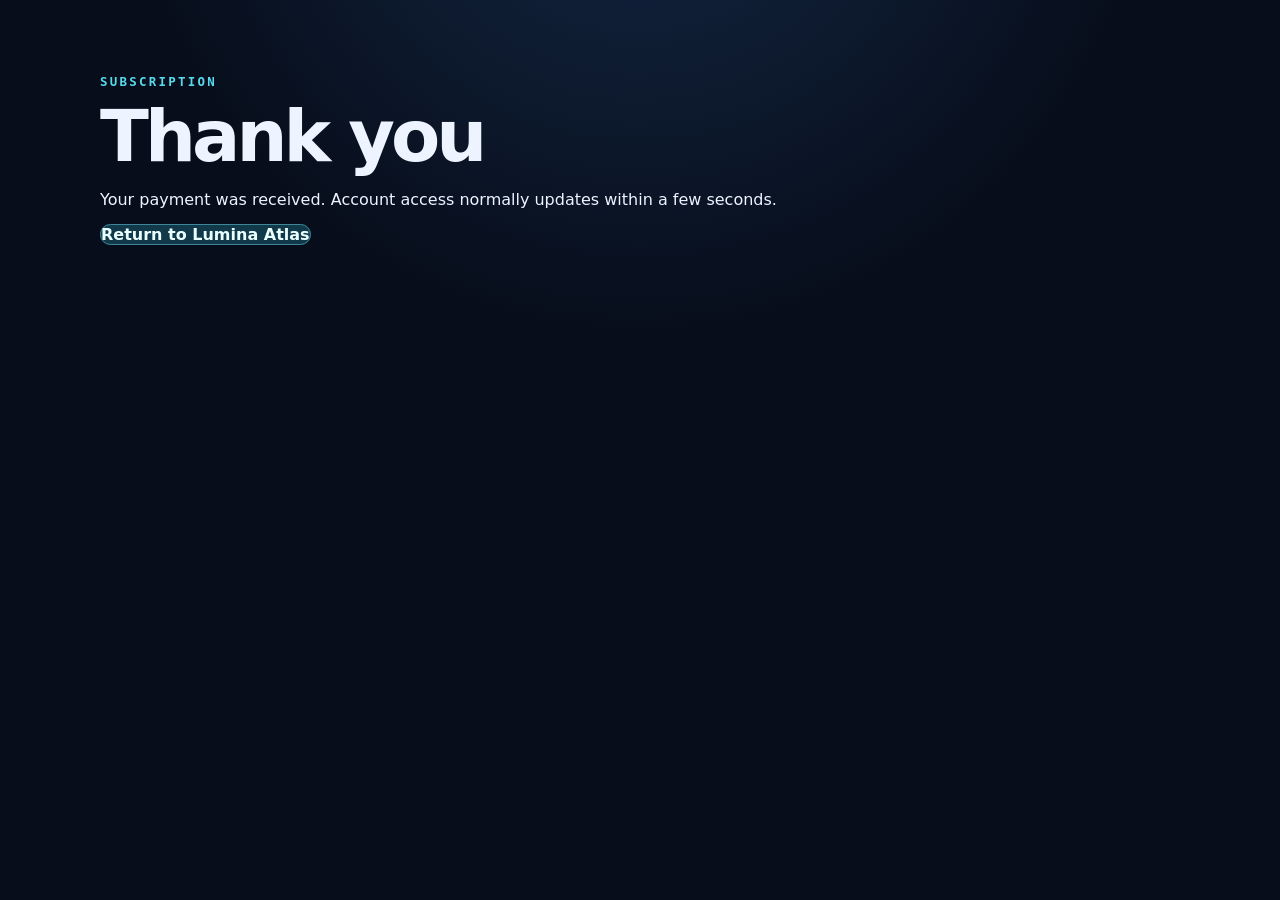
<file: billing-success.html>
<!doctype html>
<html lang="en">
<head><meta charset="utf-8"><meta name="viewport" content="width=device-width,initial-scale=1"><meta name="robots" content="noindex"><title>Subscription received - Lumina Atlas</title><link rel="stylesheet" href="styles.css"><link rel="stylesheet" href="atlas-shell.css?v=20260813-unified-nav"></head>
<body><main class="portal"><section class="hero"><p class="eyebrow">SUBSCRIPTION</p><h1>Thank you</h1><p>Your payment was received. Account access normally updates within a few seconds.</p><p><a class="plan-action" href="/">Return to Lumina Atlas</a></p></section></main></body>
</html>
</file>
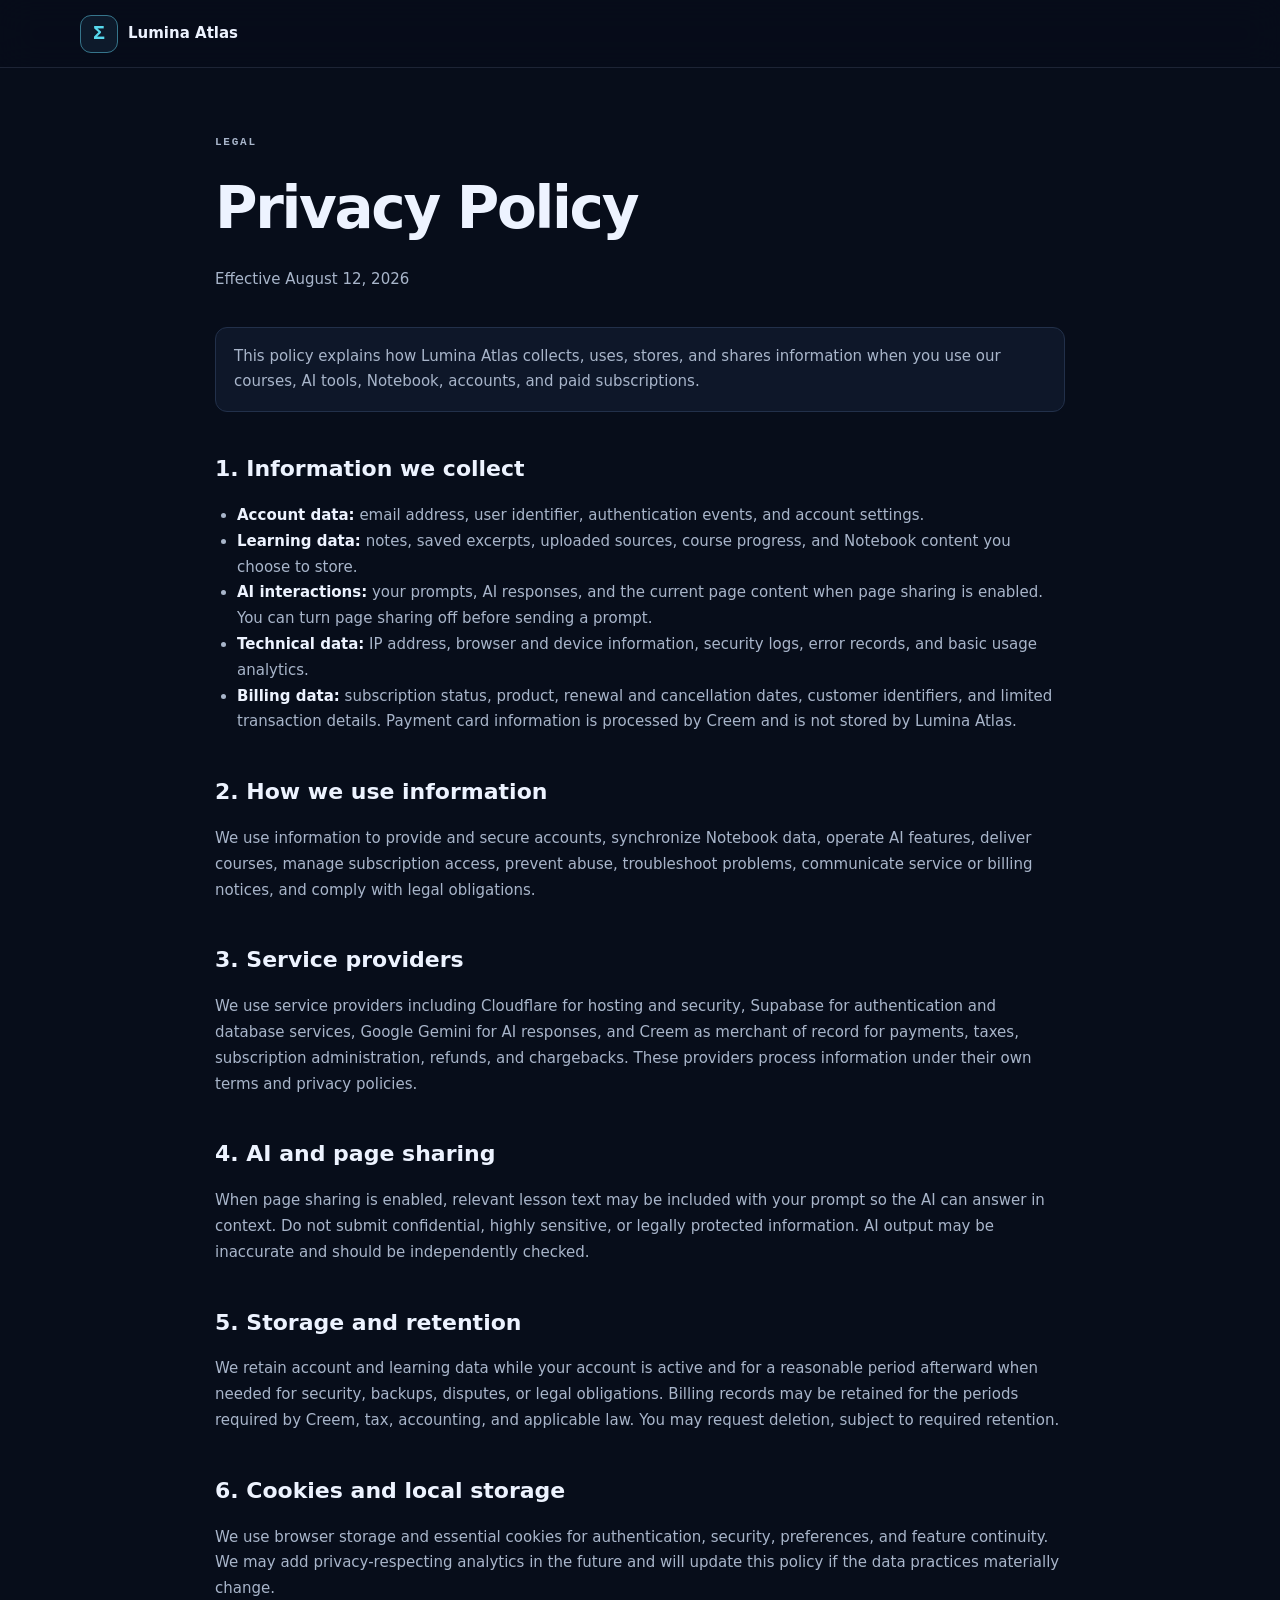
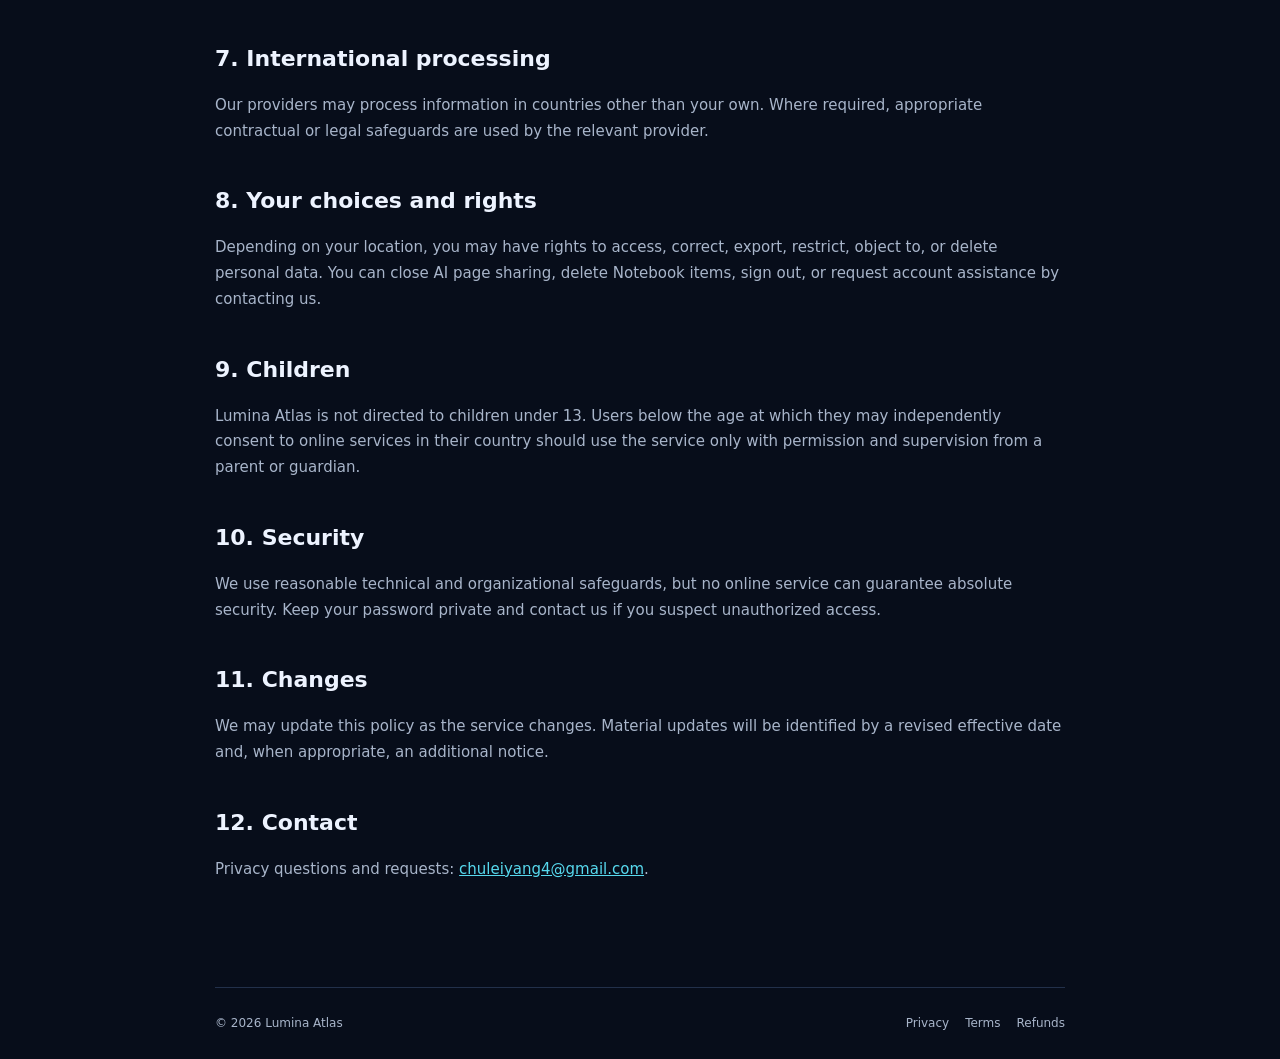
<file: privacy.html>
<!doctype html><html lang="en"><head><meta charset="utf-8"><meta name="viewport" content="width=device-width,initial-scale=1"><meta name="description" content="Lumina Atlas Privacy Policy"><title>Privacy Policy — Lumina Atlas</title><link rel="stylesheet" href="atlas-shell.css"><link rel="stylesheet" href="legal.css"></head><body><header class="atlas-topbar"><div class="atlas-topbar-inner"><a class="atlas-brand" href="/"><span class="atlas-brand-mark">Σ</span><span class="atlas-brand-name">Lumina Atlas</span></a></div></header><main class="legal-main"><p class="legal-kicker">LEGAL</p><h1>Privacy Policy</h1><p class="legal-date">Effective August 12, 2026</p><p class="legal-note">This policy explains how Lumina Atlas collects, uses, stores, and shares information when you use our courses, AI tools, Notebook, accounts, and paid subscriptions.</p><h2>1. Information we collect</h2><ul><li><strong>Account data:</strong> email address, user identifier, authentication events, and account settings.</li><li><strong>Learning data:</strong> notes, saved excerpts, uploaded sources, course progress, and Notebook content you choose to store.</li><li><strong>AI interactions:</strong> your prompts, AI responses, and the current page content when page sharing is enabled. You can turn page sharing off before sending a prompt.</li><li><strong>Technical data:</strong> IP address, browser and device information, security logs, error records, and basic usage analytics.</li><li><strong>Billing data:</strong> subscription status, product, renewal and cancellation dates, customer identifiers, and limited transaction details. Payment card information is processed by Creem and is not stored by Lumina Atlas.</li></ul><h2>2. How we use information</h2><p>We use information to provide and secure accounts, synchronize Notebook data, operate AI features, deliver courses, manage subscription access, prevent abuse, troubleshoot problems, communicate service or billing notices, and comply with legal obligations.</p><h2>3. Service providers</h2><p>We use service providers including Cloudflare for hosting and security, Supabase for authentication and database services, Google Gemini for AI responses, and Creem as merchant of record for payments, taxes, subscription administration, refunds, and chargebacks. These providers process information under their own terms and privacy policies.</p><h2>4. AI and page sharing</h2><p>When page sharing is enabled, relevant lesson text may be included with your prompt so the AI can answer in context. Do not submit confidential, highly sensitive, or legally protected information. AI output may be inaccurate and should be independently checked.</p><h2>5. Storage and retention</h2><p>We retain account and learning data while your account is active and for a reasonable period afterward when needed for security, backups, disputes, or legal obligations. Billing records may be retained for the periods required by Creem, tax, accounting, and applicable law. You may request deletion, subject to required retention.</p><h2>6. Cookies and local storage</h2><p>We use browser storage and essential cookies for authentication, security, preferences, and feature continuity. We may add privacy-respecting analytics in the future and will update this policy if the data practices materially change.</p><h2>7. International processing</h2><p>Our providers may process information in countries other than your own. Where required, appropriate contractual or legal safeguards are used by the relevant provider.</p><h2>8. Your choices and rights</h2><p>Depending on your location, you may have rights to access, correct, export, restrict, object to, or delete personal data. You can close AI page sharing, delete Notebook items, sign out, or request account assistance by contacting us.</p><h2>9. Children</h2><p>Lumina Atlas is not directed to children under 13. Users below the age at which they may independently consent to online services in their country should use the service only with permission and supervision from a parent or guardian.</p><h2>10. Security</h2><p>We use reasonable technical and organizational safeguards, but no online service can guarantee absolute security. Keep your password private and contact us if you suspect unauthorized access.</p><h2>11. Changes</h2><p>We may update this policy as the service changes. Material updates will be identified by a revised effective date and, when appropriate, an additional notice.</p><h2>12. Contact</h2><p>Privacy questions and requests: <a href="mailto:chuleiyang4@gmail.com">chuleiyang4@gmail.com</a>.</p></main><footer class="legal-footer"><span>© 2026 Lumina Atlas</span><nav><a href="privacy.html">Privacy</a><a href="terms.html">Terms</a><a href="refund.html">Refunds</a></nav></footer></body></html>
</file>
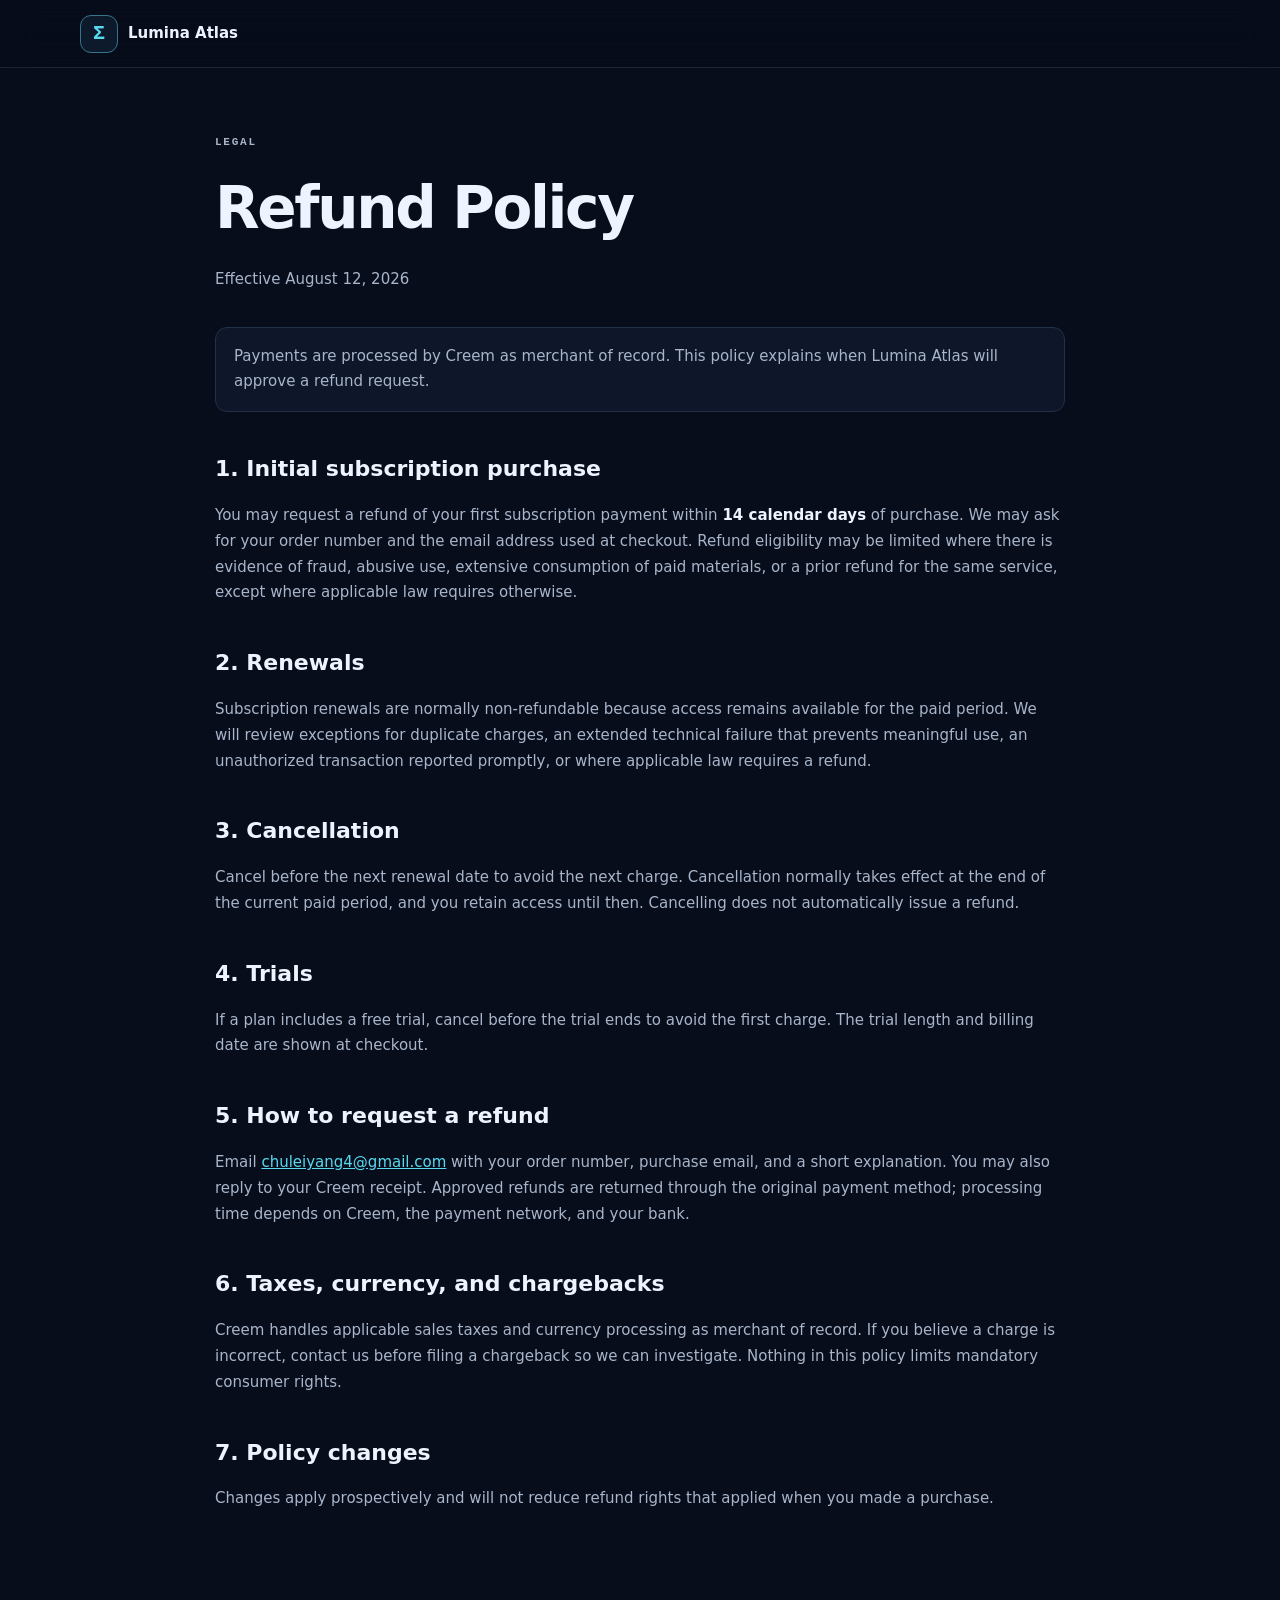
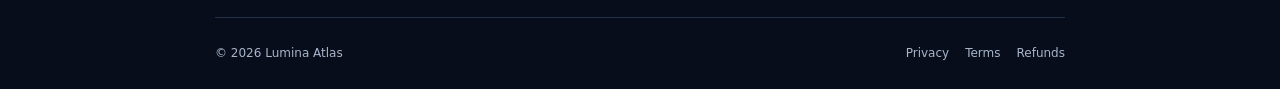
<file: refund.html>
<!doctype html><html lang="en"><head><meta charset="utf-8"><meta name="viewport" content="width=device-width,initial-scale=1"><meta name="description" content="Lumina Atlas Refund Policy"><title>Refund Policy — Lumina Atlas</title><link rel="stylesheet" href="atlas-shell.css"><link rel="stylesheet" href="legal.css"></head><body><header class="atlas-topbar"><div class="atlas-topbar-inner"><a class="atlas-brand" href="/"><span class="atlas-brand-mark">Σ</span><span class="atlas-brand-name">Lumina Atlas</span></a></div></header><main class="legal-main"><p class="legal-kicker">LEGAL</p><h1>Refund Policy</h1><p class="legal-date">Effective August 12, 2026</p><p class="legal-note">Payments are processed by Creem as merchant of record. This policy explains when Lumina Atlas will approve a refund request.</p><h2>1. Initial subscription purchase</h2><p>You may request a refund of your first subscription payment within <strong>14 calendar days</strong> of purchase. We may ask for your order number and the email address used at checkout. Refund eligibility may be limited where there is evidence of fraud, abusive use, extensive consumption of paid materials, or a prior refund for the same service, except where applicable law requires otherwise.</p><h2>2. Renewals</h2><p>Subscription renewals are normally non-refundable because access remains available for the paid period. We will review exceptions for duplicate charges, an extended technical failure that prevents meaningful use, an unauthorized transaction reported promptly, or where applicable law requires a refund.</p><h2>3. Cancellation</h2><p>Cancel before the next renewal date to avoid the next charge. Cancellation normally takes effect at the end of the current paid period, and you retain access until then. Cancelling does not automatically issue a refund.</p><h2>4. Trials</h2><p>If a plan includes a free trial, cancel before the trial ends to avoid the first charge. The trial length and billing date are shown at checkout.</p><h2>5. How to request a refund</h2><p>Email <a href="mailto:chuleiyang4@gmail.com">chuleiyang4@gmail.com</a> with your order number, purchase email, and a short explanation. You may also reply to your Creem receipt. Approved refunds are returned through the original payment method; processing time depends on Creem, the payment network, and your bank.</p><h2>6. Taxes, currency, and chargebacks</h2><p>Creem handles applicable sales taxes and currency processing as merchant of record. If you believe a charge is incorrect, contact us before filing a chargeback so we can investigate. Nothing in this policy limits mandatory consumer rights.</p><h2>7. Policy changes</h2><p>Changes apply prospectively and will not reduce refund rights that applied when you made a purchase.</p></main><footer class="legal-footer"><span>© 2026 Lumina Atlas</span><nav><a href="privacy.html">Privacy</a><a href="terms.html">Terms</a><a href="refund.html">Refunds</a></nav></footer></body></html>
</file>
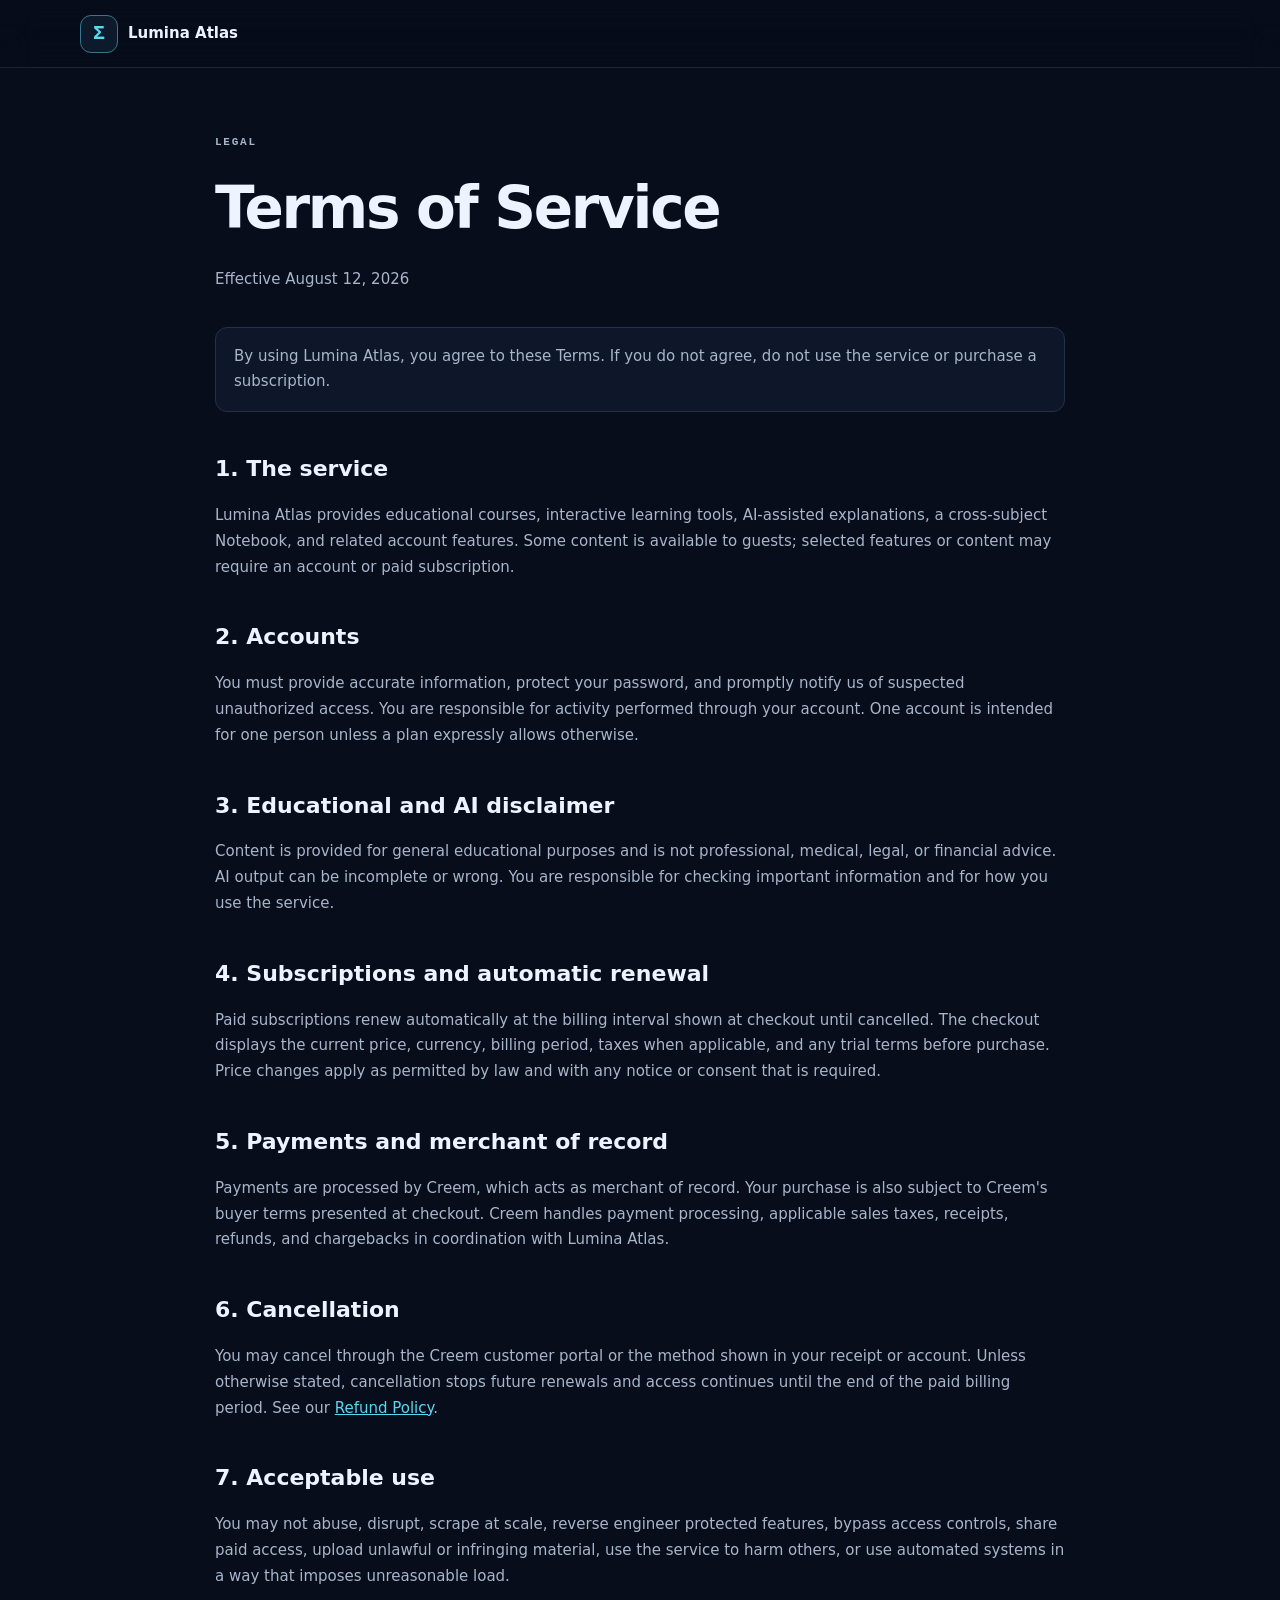
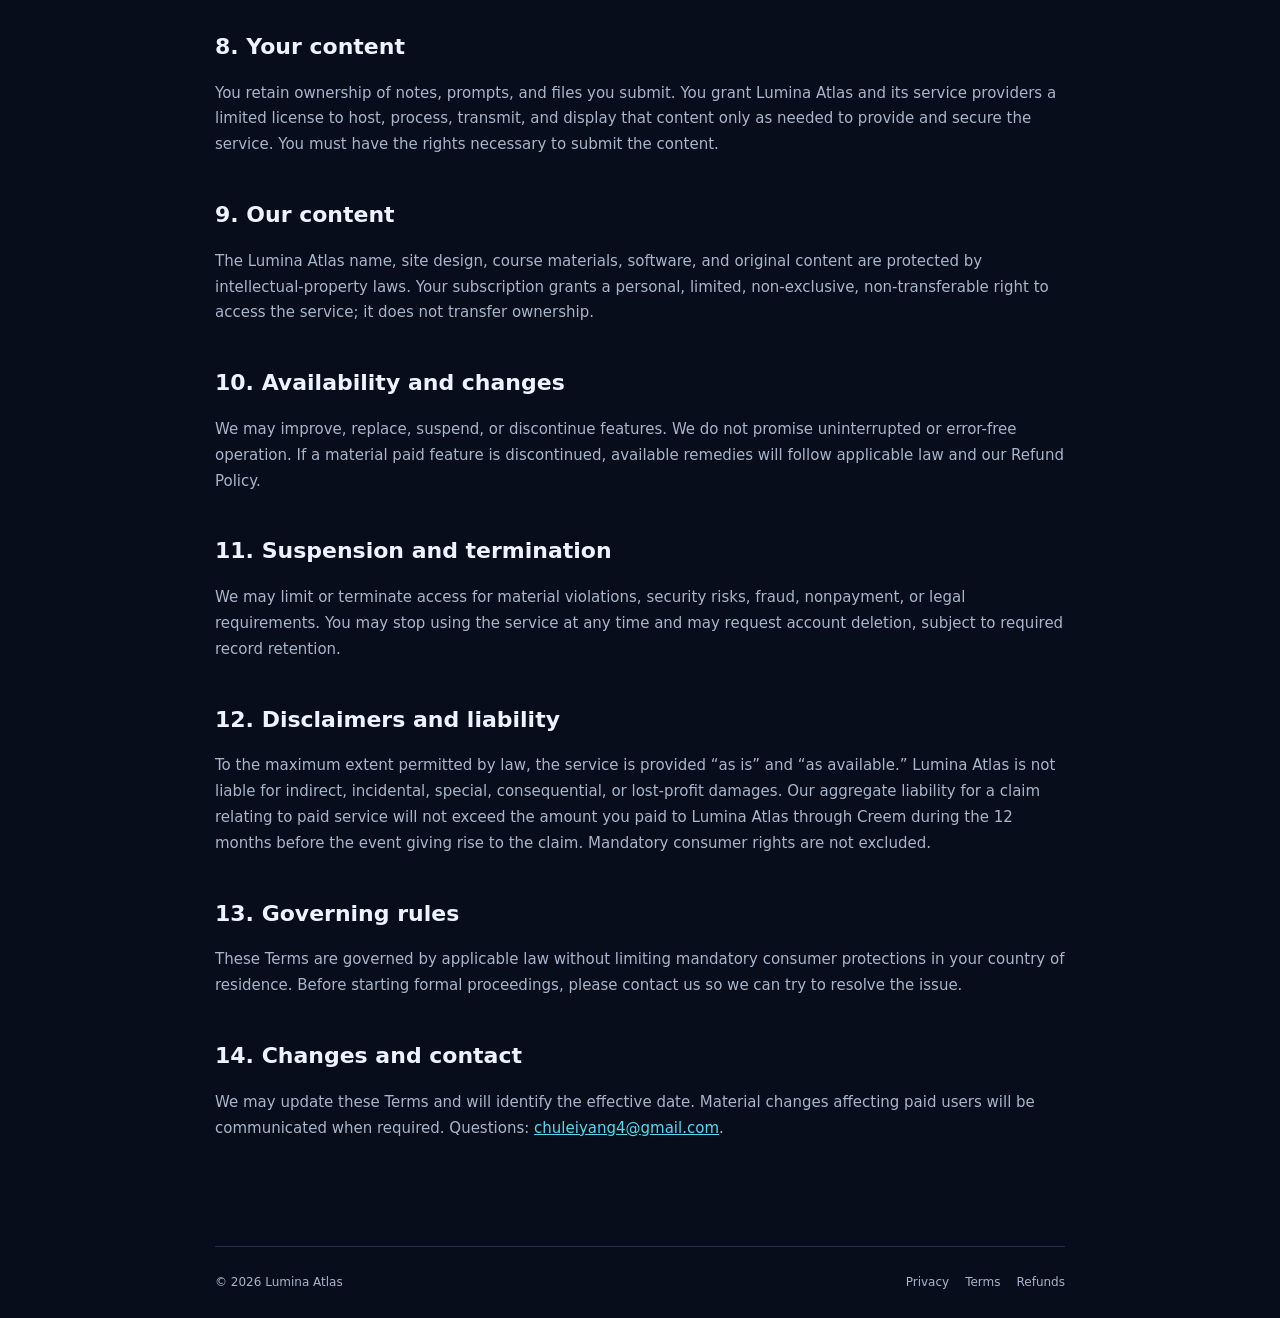
<file: terms.html>
<!doctype html><html lang="en"><head><meta charset="utf-8"><meta name="viewport" content="width=device-width,initial-scale=1"><meta name="description" content="Lumina Atlas Terms of Service"><title>Terms of Service — Lumina Atlas</title><link rel="stylesheet" href="atlas-shell.css"><link rel="stylesheet" href="legal.css"></head><body><header class="atlas-topbar"><div class="atlas-topbar-inner"><a class="atlas-brand" href="/"><span class="atlas-brand-mark">Σ</span><span class="atlas-brand-name">Lumina Atlas</span></a></div></header><main class="legal-main"><p class="legal-kicker">LEGAL</p><h1>Terms of Service</h1><p class="legal-date">Effective August 12, 2026</p><p class="legal-note">By using Lumina Atlas, you agree to these Terms. If you do not agree, do not use the service or purchase a subscription.</p><h2>1. The service</h2><p>Lumina Atlas provides educational courses, interactive learning tools, AI-assisted explanations, a cross-subject Notebook, and related account features. Some content is available to guests; selected features or content may require an account or paid subscription.</p><h2>2. Accounts</h2><p>You must provide accurate information, protect your password, and promptly notify us of suspected unauthorized access. You are responsible for activity performed through your account. One account is intended for one person unless a plan expressly allows otherwise.</p><h2>3. Educational and AI disclaimer</h2><p>Content is provided for general educational purposes and is not professional, medical, legal, or financial advice. AI output can be incomplete or wrong. You are responsible for checking important information and for how you use the service.</p><h2>4. Subscriptions and automatic renewal</h2><p>Paid subscriptions renew automatically at the billing interval shown at checkout until cancelled. The checkout displays the current price, currency, billing period, taxes when applicable, and any trial terms before purchase. Price changes apply as permitted by law and with any notice or consent that is required.</p><h2>5. Payments and merchant of record</h2><p>Payments are processed by Creem, which acts as merchant of record. Your purchase is also subject to Creem's buyer terms presented at checkout. Creem handles payment processing, applicable sales taxes, receipts, refunds, and chargebacks in coordination with Lumina Atlas.</p><h2>6. Cancellation</h2><p>You may cancel through the Creem customer portal or the method shown in your receipt or account. Unless otherwise stated, cancellation stops future renewals and access continues until the end of the paid billing period. See our <a href="refund.html">Refund Policy</a>.</p><h2>7. Acceptable use</h2><p>You may not abuse, disrupt, scrape at scale, reverse engineer protected features, bypass access controls, share paid access, upload unlawful or infringing material, use the service to harm others, or use automated systems in a way that imposes unreasonable load.</p><h2>8. Your content</h2><p>You retain ownership of notes, prompts, and files you submit. You grant Lumina Atlas and its service providers a limited license to host, process, transmit, and display that content only as needed to provide and secure the service. You must have the rights necessary to submit the content.</p><h2>9. Our content</h2><p>The Lumina Atlas name, site design, course materials, software, and original content are protected by intellectual-property laws. Your subscription grants a personal, limited, non-exclusive, non-transferable right to access the service; it does not transfer ownership.</p><h2>10. Availability and changes</h2><p>We may improve, replace, suspend, or discontinue features. We do not promise uninterrupted or error-free operation. If a material paid feature is discontinued, available remedies will follow applicable law and our Refund Policy.</p><h2>11. Suspension and termination</h2><p>We may limit or terminate access for material violations, security risks, fraud, nonpayment, or legal requirements. You may stop using the service at any time and may request account deletion, subject to required record retention.</p><h2>12. Disclaimers and liability</h2><p>To the maximum extent permitted by law, the service is provided “as is” and “as available.” Lumina Atlas is not liable for indirect, incidental, special, consequential, or lost-profit damages. Our aggregate liability for a claim relating to paid service will not exceed the amount you paid to Lumina Atlas through Creem during the 12 months before the event giving rise to the claim. Mandatory consumer rights are not excluded.</p><h2>13. Governing rules</h2><p>These Terms are governed by applicable law without limiting mandatory consumer protections in your country of residence. Before starting formal proceedings, please contact us so we can try to resolve the issue.</p><h2>14. Changes and contact</h2><p>We may update these Terms and will identify the effective date. Material changes affecting paid users will be communicated when required. Questions: <a href="mailto:chuleiyang4@gmail.com">chuleiyang4@gmail.com</a>.</p></main><footer class="legal-footer"><span>© 2026 Lumina Atlas</span><nav><a href="privacy.html">Privacy</a><a href="terms.html">Terms</a><a href="refund.html">Refunds</a></nav></footer></body></html>
</file>
<file: styles.css>
:root {
  color-scheme: dark;
  --bg: #070d1a;
  --surface: #0e1729;
  --line: #22304a;
  --text: #edf3ff;
  --muted: #98a6bf;
  --cyan: #57d9ee;
  --violet: #a78bfa;
}
* { box-sizing: border-box; }
body { margin: 0; min-height: 100vh; background: radial-gradient(circle at 50% -20%, #142845 0, var(--bg) 42%); color: var(--text); font-family: Inter, ui-sans-serif, system-ui, -apple-system, BlinkMacSystemFont, "Segoe UI", sans-serif; }
a { color: inherit; text-decoration: none; }
button { font: inherit; }
.topbar { position: sticky; top: 0; z-index: 10; height: 68px; padding: 0 max(20px, calc((100vw - 1080px) / 2)); display: flex; align-items: center; justify-content: space-between; border-bottom: 1px solid rgba(132,151,184,.18); background: rgba(7,13,26,.88); backdrop-filter: blur(18px); }
.brand, .actions { display: flex; align-items: center; gap: 12px; }
.brand { font-weight: 750; letter-spacing: -.02em; }
.brand-mark { display: grid; place-items: center; width: 36px; height: 36px; border: 1px solid #36758b; border-radius: 11px; color: var(--cyan); background: #0d1a2b; }
.tool-button, .profile-button { min-height: 38px; padding: 0 14px; color: var(--text); border: 1px solid var(--line); border-radius: 10px; background: #10192b; cursor: pointer; }
.profile-button { color: var(--cyan); }
main { width: min(1080px, calc(100% - 40px)); margin: 0 auto; padding: 76px 0 80px; }
.intro { max-width: 700px; margin-bottom: 38px; }
.eyebrow { margin: 0 0 12px; color: var(--cyan) !important; font: 700 .78rem/1 ui-monospace, SFMono-Regular, Menlo, monospace; letter-spacing: .18em; }
h1 { margin: 0; max-width: 680px; font-size: clamp(2.2rem, 5.6vw, 4.5rem); line-height: 1.02; letter-spacing: -.055em; }
.intro p { color: var(--muted); font-size: 1.05rem; }
.course-grid { display: grid; grid-template-columns: repeat(2, minmax(0, 1fr)); gap: 14px; }
.course-card { min-height: 138px; display: grid; grid-template-columns: auto 1fr auto; align-items: center; gap: 18px; padding: 24px; border: 1px solid var(--line); border-radius: 18px; background: linear-gradient(145deg, rgba(17,28,48,.95), rgba(10,18,33,.95)); }
.available { transition: border-color .18s, transform .18s, background .18s; }
.available:hover { transform: translateY(-2px); border-color: #3f7891; background: linear-gradient(145deg, #14243d, #0c172a); }
.course-icon { display: grid; place-items: center; width: 54px; height: 54px; border-radius: 15px; background: #111f35; color: var(--cyan); font: 700 1.25rem/1 ui-monospace, monospace; }
.english .course-icon { color: var(--violet); }
.course-copy { display: grid; gap: 7px; }
.course-copy strong { font-size: 1.18rem; }
.course-copy small, .course-status { color: var(--muted); line-height: 1.4; }
.course-status { color: var(--cyan); font-size: .9rem; }
.future { opacity: .48; grid-template-columns: auto 1fr; }
footer { width: min(1080px, calc(100% - 40px)); margin: 0 auto; padding: 24px 0 34px; display: flex; justify-content: space-between; color: var(--muted); border-top: 1px solid var(--line); font-size: .85rem; }
footer nav { display: flex; gap: 18px; }
@media (max-width: 720px) {
  .topbar { padding: 0 16px; }
  .brand > span:last-child, .tool-button span { display: none; }
  main { width: min(100% - 28px, 560px); padding-top: 48px; }
  .course-grid { grid-template-columns: 1fr; }
  .course-card { min-height: 112px; padding: 18px; }
  .course-status { display: none; }
  footer { width: calc(100% - 28px); }
}
.portal-ai-panel{position:fixed;z-index:1100;top:68px;right:0;bottom:0;width:min(390px,100%);padding:24px;border-left:1px solid rgba(132,151,184,.18);background:rgba(7,13,26,.98);box-shadow:-24px 0 60px rgba(0,0,0,.3);transform:translateX(105%);transition:transform .2s ease}.portal-ai-panel.open{transform:translateX(0)}.portal-ai-panel>div{display:flex;align-items:center;justify-content:space-between}.portal-ai-panel strong{font-size:20px}.portal-ai-panel button{width:36px;height:36px;border:1px solid #22304a;border-radius:10px;background:#10192b;color:#fff;font-size:20px;cursor:pointer}.portal-ai-panel p{color:#98a6bf;line-height:1.7;margin-top:26px}.no-results{color:#98a6bf;text-align:center;padding:30px}

.pricing{margin-top:88px;padding-top:72px;border-top:1px solid var(--line);scroll-margin-top:82px}.pricing-heading{max-width:720px}.pricing h2{margin:0;font-size:clamp(2rem,4vw,3.2rem);letter-spacing:-.04em}.pricing-heading>p:last-child,.pricing-note{color:var(--muted);line-height:1.6}.billing-toggle{display:inline-flex;margin:24px 0 18px;padding:4px;border:1px solid var(--line);border-radius:12px;background:#0b1425}.billing-toggle button{border:0;border-radius:9px;padding:10px 14px;color:var(--muted);background:transparent;cursor:pointer}.billing-toggle button.active{color:var(--text);background:#17243a}.billing-toggle span{color:var(--cyan);font-size:.76rem}.plan-grid{display:grid;grid-template-columns:repeat(3,1fr);gap:14px}.plan-card{position:relative;display:flex;flex-direction:column;min-height:390px;padding:26px;border:1px solid var(--line);border-radius:18px;background:linear-gradient(145deg,rgba(17,28,48,.95),rgba(10,18,33,.95))}.plan-card.featured{border-color:#3b8296}.plan-badge{position:absolute;right:18px;top:14px;margin:0;color:var(--cyan);font-size:.75rem}.plan-name{font-weight:750}.plan-price{display:flex;align-items:baseline;gap:9px;margin:10px 0 20px}.plan-price strong{font-size:2.45rem}.plan-price span{color:var(--muted);font-size:.82rem}.plan-card ul{display:grid;gap:12px;margin:0 0 26px;padding:0;list-style:none;color:var(--muted);line-height:1.45}.plan-card li::before{content:"✓";margin-right:9px;color:var(--cyan)}.plan-action{margin-top:auto;min-height:44px;border:1px solid #3e8799;border-radius:11px;background:#12394a;color:#eaffff;font-weight:700;cursor:pointer}.plan-action.secondary{border-color:var(--line);background:#121c30}.pricing-note{text-align:center;font-size:.82rem}.pricing-note a{color:var(--cyan)}.atlas-pricing-link{display:flex;align-items:center;text-decoration:none}@media(max-width:820px){.plan-grid{grid-template-columns:1fr}.plan-card{min-height:0}.pricing{margin-top:60px;padding-top:52px}.atlas-pricing-link{display:none}}
</file>
<file: atlas-shell.css>
:root{--atlas-bg:#070d1a;--atlas-surface:#0e1729;--atlas-line:#22304a;--atlas-text:#edf3ff;--atlas-muted:#98a6bf;--atlas-cyan:#57d9ee}
.atlas-topbar{position:sticky;top:0;z-index:1000;height:68px;border-bottom:1px solid rgba(132,151,184,.18);background:rgba(7,13,26,.92);backdrop-filter:blur(18px);color:var(--atlas-text);font-family:Inter,ui-sans-serif,system-ui,-apple-system,"Segoe UI",sans-serif}
.atlas-topbar-inner{width:min(1120px,calc(100% - 32px));height:100%;margin:auto;display:grid;grid-template-columns:auto minmax(220px,1fr) auto auto auto auto;align-items:center;gap:10px}
.atlas-brand{display:flex;align-items:center;gap:10px;color:var(--atlas-text)!important;text-decoration:none!important;font-weight:800;white-space:nowrap}
.atlas-brand-mark{display:grid;place-items:center;width:38px;height:38px;border:1px solid #36758b;border-radius:11px;background:#0d1a2b;color:var(--atlas-cyan);font:800 20px/1 ui-monospace,monospace}
.atlas-search{width:100%;max-width:520px;justify-self:center}.atlas-search input{width:100%;height:40px;border:1px solid var(--atlas-line);border-radius:11px;background:#10192b;color:var(--atlas-text);padding:0 14px;outline:none;font:inherit}.atlas-search input:focus{border-color:#3f7891;box-shadow:0 0 0 3px rgba(87,217,238,.08)}
.atlas-tool{height:40px;display:inline-flex;align-items:center;justify-content:center;gap:7px;padding:0 13px;border:1px solid var(--atlas-line);border-radius:10px;background:#10192b;color:var(--atlas-text);cursor:pointer;font:650 12px/1 Inter,system-ui,sans-serif;text-decoration:none}.atlas-tool:hover{border-color:#3f7891}.atlas-tool-icon{color:var(--atlas-cyan);font:800 14px/1 ui-monospace,monospace}.atlas-ai{border-color:rgba(87,217,238,.52);background:linear-gradient(135deg,#15384a,#164158);color:#eaffff}.atlas-profile{color:var(--atlas-cyan)}.atlas-profile.is-signed-in{border-color:rgba(81,227,164,.45);color:#7ee0a8}
.atlas-ai-panel,.math-ai-panel,.ai-panel{position:fixed;z-index:1100;top:68px;right:0;bottom:0;width:min(390px,100%);display:flex;flex-direction:column;border-left:1px solid var(--atlas-line);background:rgba(7,13,26,.985);box-shadow:-24px 0 60px rgba(0,0,0,.3);transform:translateX(105%);transition:transform .22s ease}.atlas-ai-panel.open,.math-ai-panel.open,.ai-panel.open,.ai-panel.is-open{transform:translateX(0)}
body.has-course-topbar{padding-top:0!important}.course-topbar{display:none!important}
@media(max-width:760px){.atlas-topbar{height:62px}.atlas-topbar-inner{width:calc(100% - 14px);grid-template-columns:42px minmax(72px,1fr) 42px 42px 42px 42px;gap:5px}.atlas-brand-name,.atlas-tool-label{display:none}.atlas-brand-mark{width:40px;height:40px}.atlas-search input{height:40px;padding:0 9px;font-size:13px}.atlas-tool{width:100%;height:40px;padding:0 5px}.atlas-tool-icon{font-size:16px}.atlas-pricing-link{display:inline-flex;font-size:0}.atlas-pricing-link::before{content:"$";font-size:16px;color:var(--atlas-cyan);font-weight:800}}
</file>
<file: legal.css>
:root{--bg:#070d1a;--surface:#0e1729;--line:#22304a;--text:#edf3ff;--muted:#a8b5ca;--cyan:#57d9ee}*{box-sizing:border-box}body{margin:0;background:var(--bg);color:var(--text);font:15px/1.72 Inter,system-ui,sans-serif}.legal-main{width:min(850px,calc(100% - 32px));margin:auto;padding:58px 0 90px}.legal-kicker{color:var(--cyan);font:800 11px/1 ui-monospace,monospace;letter-spacing:.16em}.legal-main h1{margin:10px 0 8px;font-size:clamp(36px,6vw,58px);letter-spacing:-.04em}.legal-date{margin:0 0 34px;color:var(--muted)}.legal-main h2{margin:38px 0 10px;font-size:22px}.legal-main h3{margin:24px 0 8px;font-size:17px}.legal-main p,.legal-main li{color:var(--muted)}.legal-main a{color:var(--cyan)}.legal-main strong{color:var(--text)}.legal-main ul{padding-left:22px}.legal-note{padding:16px 18px;border:1px solid var(--line);border-radius:12px;background:var(--surface)}.legal-footer{width:min(850px,calc(100% - 32px));margin:auto;padding:25px 0;border-top:1px solid var(--line);display:flex;justify-content:space-between;gap:18px;color:var(--muted);font-size:12px}.legal-footer nav{display:flex;gap:16px}.legal-footer a{color:var(--muted);text-decoration:none}.legal-footer a:hover{color:var(--cyan)}@media(max-width:650px){.legal-main{padding-top:36px}.legal-footer{align-items:flex-start;flex-direction:column}.legal-footer nav{flex-wrap:wrap}}
</file>
